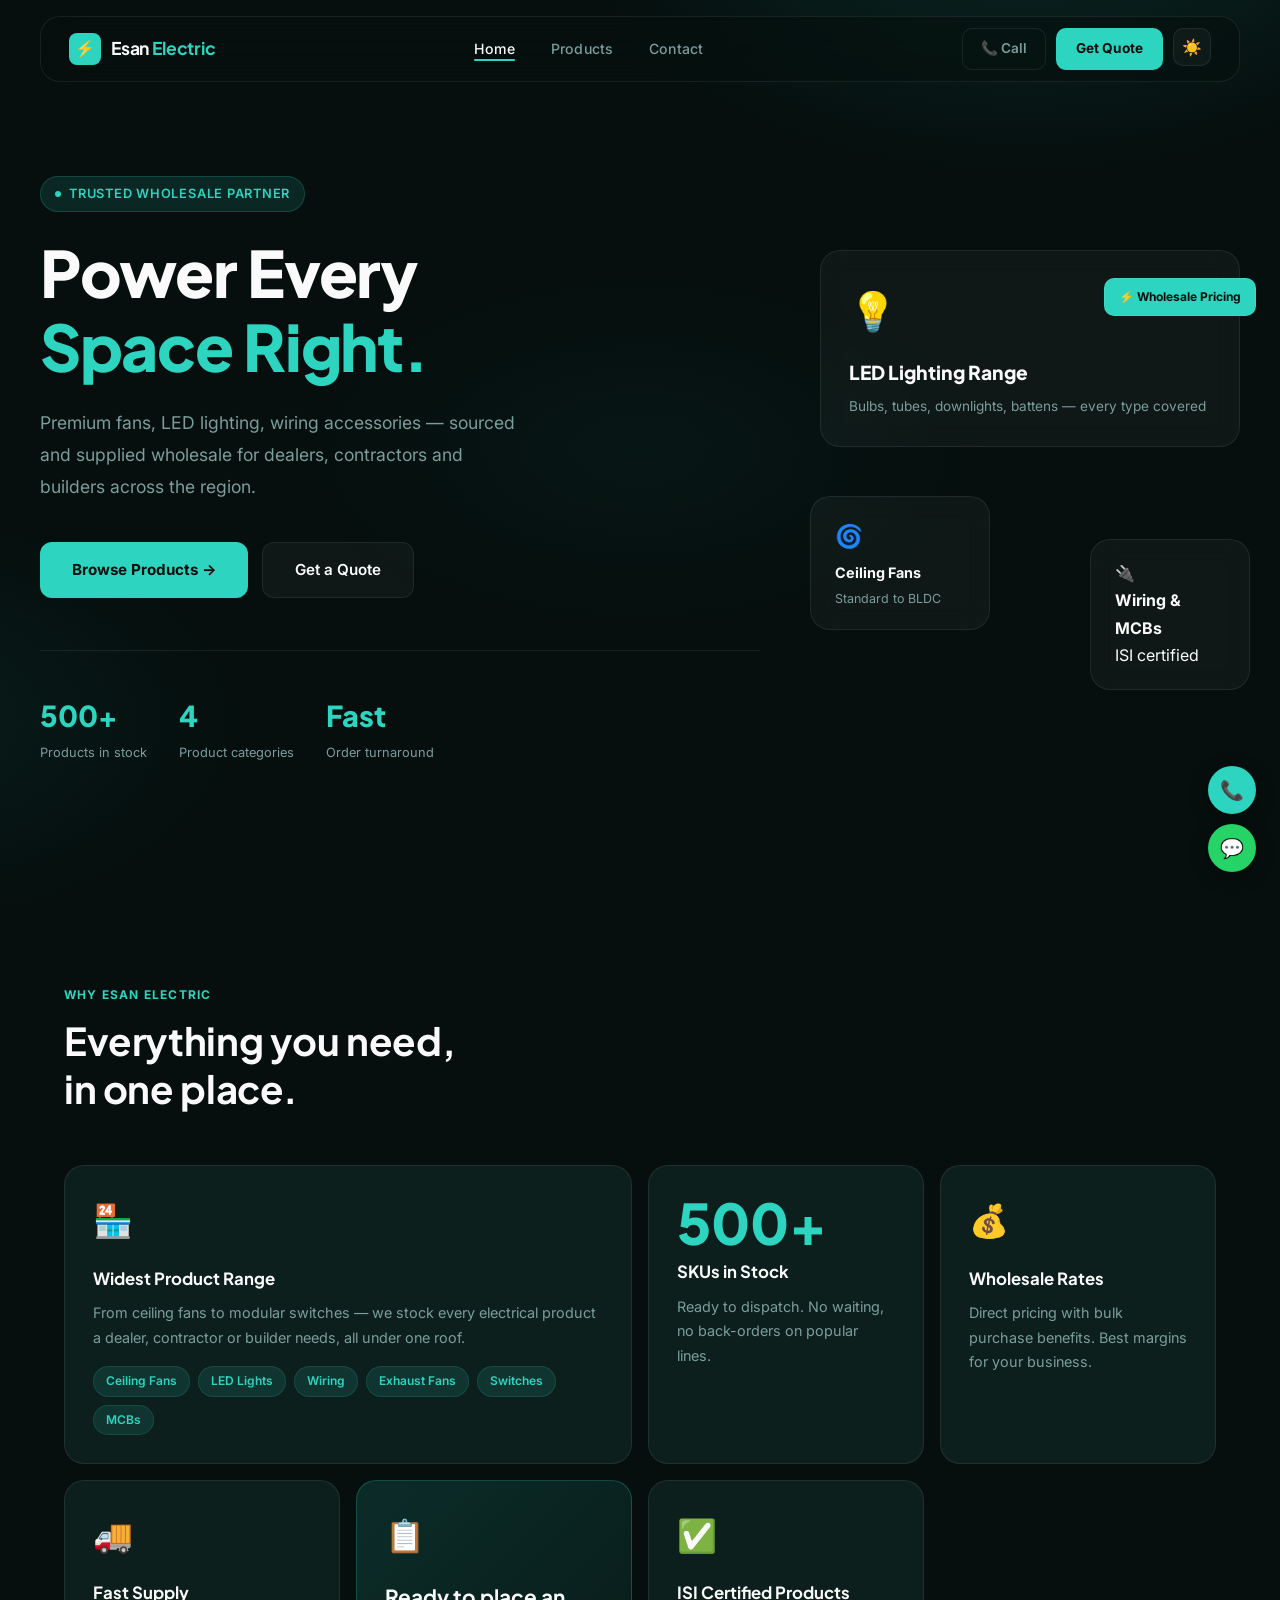
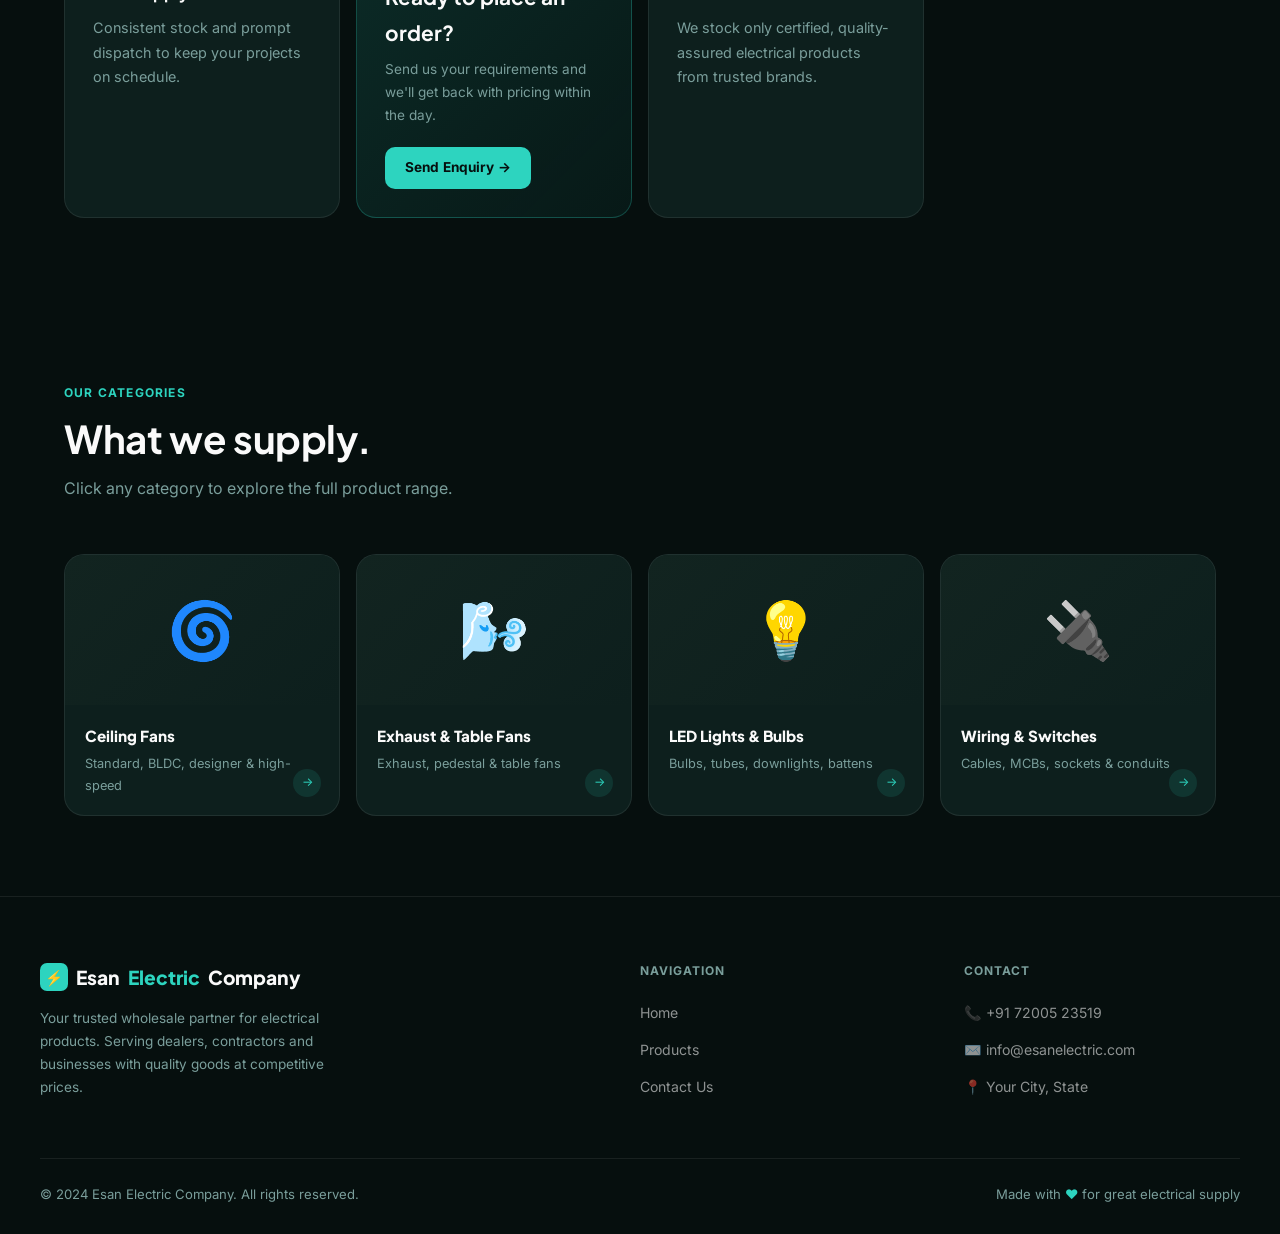
<file: index.html>
<!DOCTYPE html>
<html lang="en">
<head>
  <meta charset="UTF-8"/>
  <meta name="viewport" content="width=device-width, initial-scale=1.0"/>
  <title>Esan Electric — Electrical Wholesale</title>
  <meta name="description" content="Esan Electric Company — wholesale supplier of fans, LED lighting, wiring and electrical accessories."/>
  <link rel="stylesheet" href="css/style.css"/>
</head>
<body>

<!-- ── Navbar ── -->
<nav class="navbar">
  <div class="nav-inner">
    <a href="index.html" class="nav-logo">
      <div class="bolt">⚡</div>
      <div class="brand">Esan <span>Electric</span></div>
    </a>
    <ul class="nav-links">
      <li><a href="index.html" class="active">Home</a></li>
      <li><a href="products.html">Products</a></li>
      <li><a href="contact.html">Contact</a></li>
    </ul>
    <div class="nav-actions">
      <a href="tel:+917200523519" class="btn-ghost">📞 Call</a>
      <a href="contact.html" class="btn-teal">Get Quote</a>
      <button class="theme-toggle" id="themeToggle" title="Toggle theme">🌙</button>
    </div>
    <button class="hamburger" aria-label="Menu"><span></span><span></span><span></span></button>
  </div>
</nav>

<!-- ── Hero ── -->
<section class="hero">
  <div class="hero-grid">
    <div class="hero-content">
      <div class="hero-tag"><span class="dot"></span> Trusted Wholesale Partner</div>
      <h1>Power Every<br><span class="line2">Space Right.</span></h1>
      <p class="hero-sub">Premium fans, LED lighting, wiring accessories — sourced and supplied wholesale for dealers, contractors and builders across the region.</p>
      <div class="hero-btns">
        <a href="products.html" class="btn-hero-primary">Browse Products →</a>
        <a href="contact.html" class="btn-hero-secondary">Get a Quote</a>
      </div>
      <div class="hero-stats">
        <div class="stat-item"><div class="num">500+</div><div class="label">Products in stock</div></div>
        <div class="stat-item"><div class="num">4</div><div class="label">Product categories</div></div>
        <div class="stat-item"><div class="num">Fast</div><div class="label">Order turnaround</div></div>
      </div>
    </div>
    <div class="hero-visual">
      <div class="float-card card-main">
        <div class="card-icon">💡</div>
        <h3>LED Lighting Range</h3>
        <p>Bulbs, tubes, downlights, battens — every type covered</p>
      </div>
      <div class="float-card card-badge">⚡ Wholesale Pricing</div>
      <div class="float-card card-mini">
        <div class="mini-icon">🌀</div>
        <strong>Ceiling Fans</strong>
        <p>Standard to BLDC</p>
      </div>
      <div class="float-card card-mini2">
        <div class="mini-icon">🔌</div>
        <strong>Wiring & MCBs</strong>
        <p>ISI certified</p>
      </div>
    </div>
  </div>
</section>

<!-- ── Bento Grid ── -->
<section class="bento">
  <div class="container">
    <div class="section-head reveal">
      <div class="section-eyebrow">Why Esan Electric</div>
      <h2>Everything you need,<br>in one place.</h2>
    </div>
    <div class="bento-grid">
      <div class="bento-cell bento-wide reveal">
        <div class="cell-icon">🏪</div>
        <h3>Widest Product Range</h3>
        <p>From ceiling fans to modular switches — we stock every electrical product a dealer, contractor or builder needs, all under one roof.</p>
        <div class="tag-list">
          <span class="tag">Ceiling Fans</span>
          <span class="tag">LED Lights</span>
          <span class="tag">Wiring</span>
          <span class="tag">Exhaust Fans</span>
          <span class="tag">Switches</span>
          <span class="tag">MCBs</span>
        </div>
      </div>
      <div class="bento-cell reveal">
        <div class="big-num">500+</div>
        <h3>SKUs in Stock</h3>
        <p>Ready to dispatch. No waiting, no back-orders on popular lines.</p>
      </div>
      <div class="bento-cell reveal">
        <div class="cell-icon">💰</div>
        <h3>Wholesale Rates</h3>
        <p>Direct pricing with bulk purchase benefits. Best margins for your business.</p>
      </div>
      <div class="bento-cell reveal">
        <div class="cell-icon">🚚</div>
        <h3>Fast Supply</h3>
        <p>Consistent stock and prompt dispatch to keep your projects on schedule.</p>
      </div>
      <div class="bento-cell bento-cta reveal">
        <div class="cell-icon">📋</div>
        <h3>Ready to place an order?</h3>
        <p style="color:var(--muted);font-size:0.85rem;margin:8px 0 20px;">Send us your requirements and we'll get back with pricing within the day.</p>
        <a href="contact.html" class="btn-teal">Send Enquiry →</a>
      </div>
      <div class="bento-cell reveal">
        <div class="cell-icon">✅</div>
        <h3>ISI Certified Products</h3>
        <p>We stock only certified, quality-assured electrical products from trusted brands.</p>
      </div>
    </div>
  </div>
</section>

<!-- ── Categories ── -->
<section class="categories">
  <div class="container">
    <div class="section-head reveal">
      <div class="section-eyebrow">Our Categories</div>
      <h2>What we supply.</h2>
      <p>Click any category to explore the full product range.</p>
    </div>
    <div class="cat-grid">
      <a href="products.html?cat=ceiling-fans" class="cat-card reveal-scale">
        <div class="cat-thumb">🌀</div>
        <div class="cat-info">
          <h3>Ceiling Fans</h3>
          <p>Standard, BLDC, designer &amp; high-speed</p>
        </div>
        <div class="cat-arrow">→</div>
      </a>
      <a href="products.html?cat=other-fans" class="cat-card reveal-scale">
        <div class="cat-thumb">🌬️</div>
        <div class="cat-info">
          <h3>Exhaust &amp; Table Fans</h3>
          <p>Exhaust, pedestal &amp; table fans</p>
        </div>
        <div class="cat-arrow">→</div>
      </a>
      <a href="products.html?cat=led-lights" class="cat-card reveal-scale">
        <div class="cat-thumb">💡</div>
        <div class="cat-info">
          <h3>LED Lights &amp; Bulbs</h3>
          <p>Bulbs, tubes, downlights, battens</p>
        </div>
        <div class="cat-arrow">→</div>
      </a>
      <a href="products.html?cat=wiring" class="cat-card reveal-scale">
        <div class="cat-thumb">🔌</div>
        <div class="cat-info">
          <h3>Wiring &amp; Switches</h3>
          <p>Cables, MCBs, sockets &amp; conduits</p>
        </div>
        <div class="cat-arrow">→</div>
      </a>
    </div>
  </div>
</section>

<!-- ── Footer ── -->
<footer class="footer">
  <div class="footer-grid">
    <div class="footer-brand">
      <div class="wordmark">
        <div class="bolt">⚡</div>
        Esan <span>Electric</span> Company
      </div>
      <p>Your trusted wholesale partner for electrical products. Serving dealers, contractors and businesses with quality goods at competitive prices.</p>
    </div>
    <div>
      <h4>Navigation</h4>
      <ul>
        <li><a href="index.html">Home</a></li>
        <li><a href="products.html">Products</a></li>
        <li><a href="contact.html">Contact Us</a></li>
      </ul>
    </div>
    <div>
      <h4>Contact</h4>
      <ul>
        <li><a href="tel:+917200523519">📞 +91 72005 23519</a></li>
        <li><a href="mailto:info@esanelectric.com">✉️ info@esanelectric.com</a></li>
        <li><a href="contact.html">📍 Your City, State</a></li>
      </ul>
    </div>
  </div>
  <div class="footer-bottom">
    <p>© 2024 Esan Electric Company. All rights reserved.</p>
    <p>Made with <span class="teal">♥</span> for great electrical supply</p>
  </div>
</footer>

<!-- Floating buttons -->
<div class="floating-btns">
  <a href="tel:+917200523519" class="float-btn ph" data-tip="Call Us">📞</a>
  <a href="https://wa.me/917200523519" target="_blank" class="float-btn wa" data-tip="WhatsApp">💬</a>
</div>

<script src="js/main.js"></script>
</body>
</html>
</file>
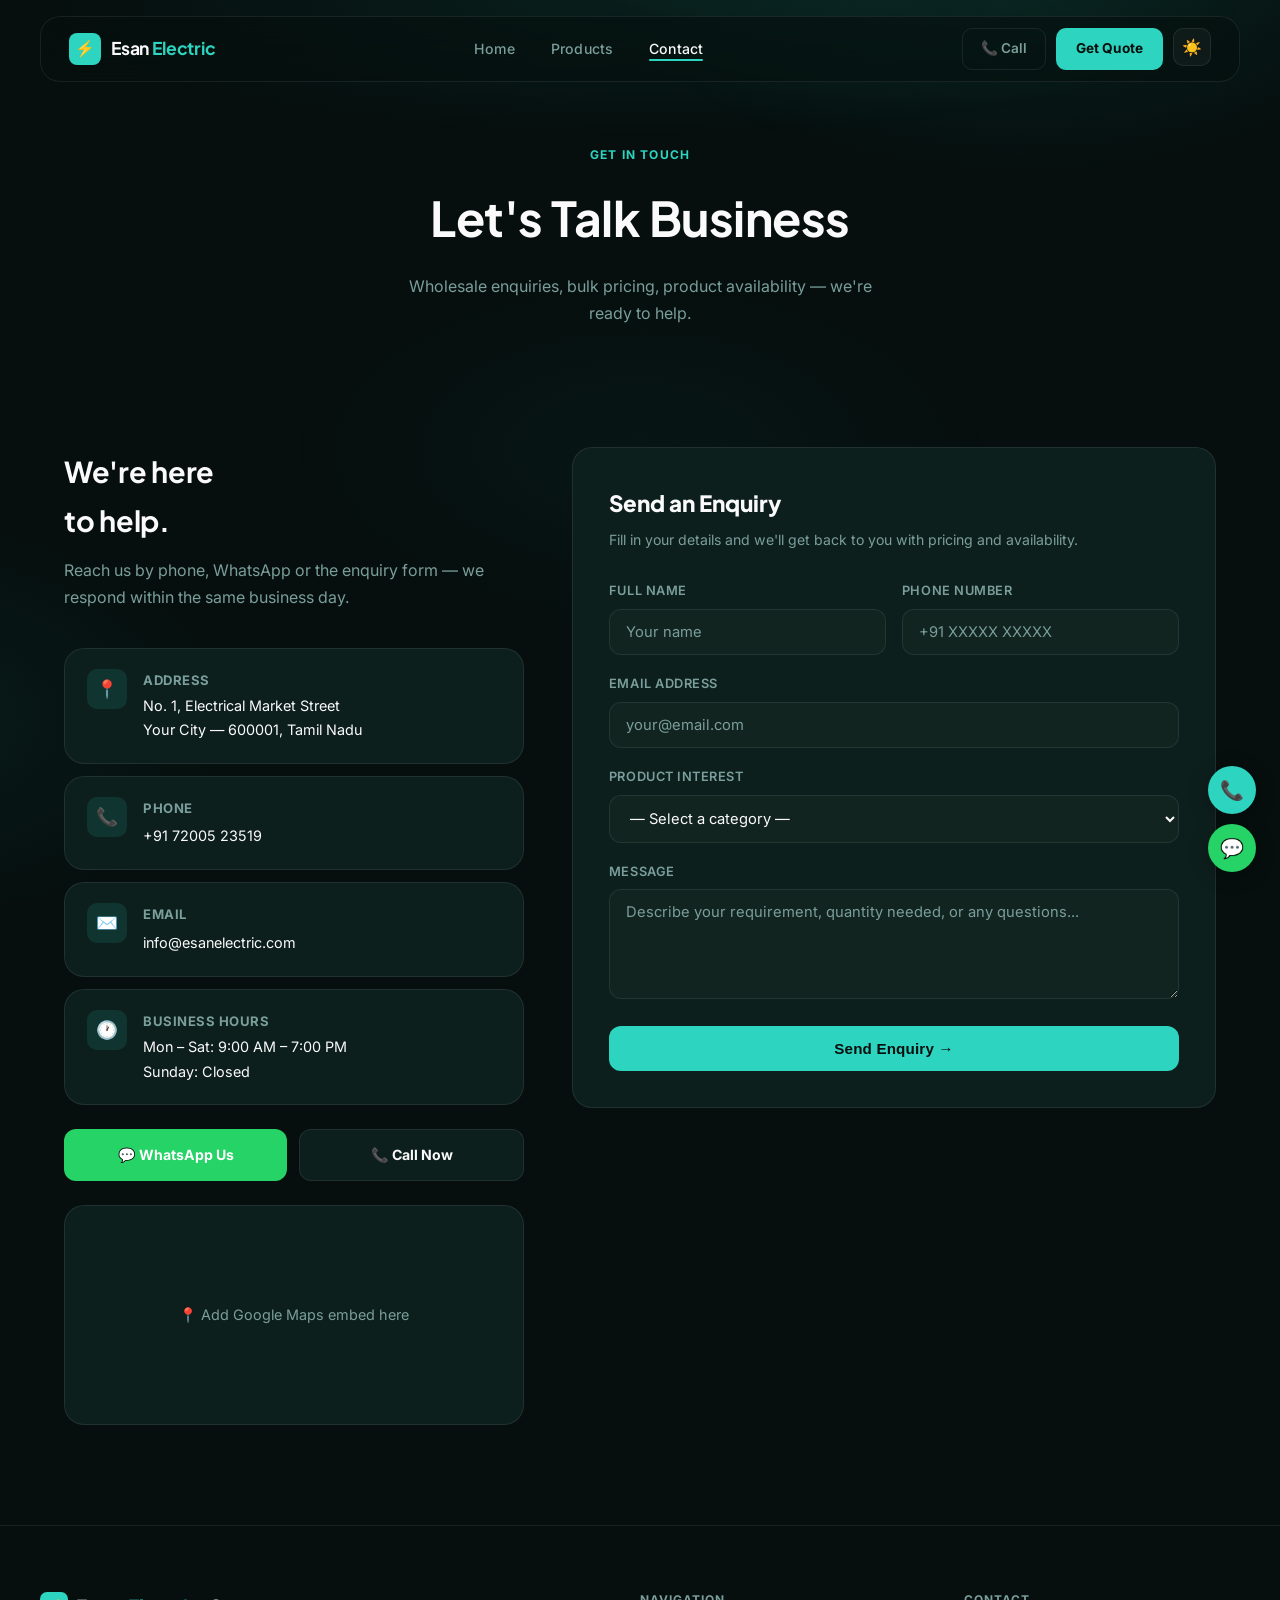
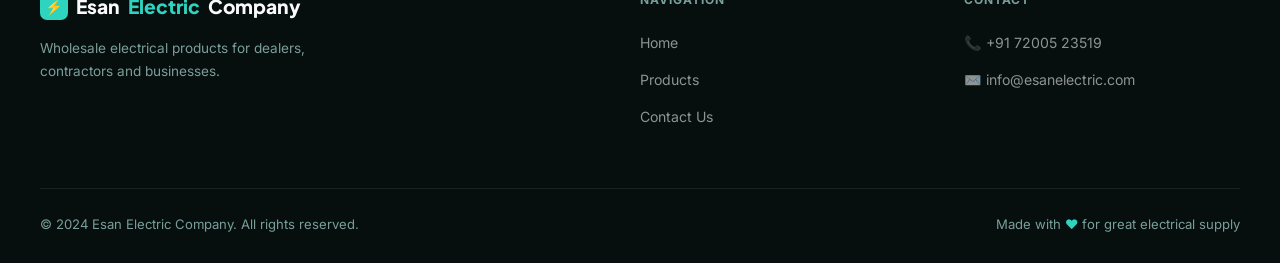
<file: contact.html>
<!DOCTYPE html>
<html lang="en">
<head>
  <meta charset="UTF-8"/>
  <meta name="viewport" content="width=device-width, initial-scale=1.0"/>
  <title>Contact — Esan Electric</title>
  <link rel="stylesheet" href="css/style.css"/>
</head>
<body>

<nav class="navbar">
  <div class="nav-inner">
    <a href="index.html" class="nav-logo">
      <div class="bolt">⚡</div>
      <div class="brand">Esan <span>Electric</span></div>
    </a>
    <ul class="nav-links">
      <li><a href="index.html">Home</a></li>
      <li><a href="products.html">Products</a></li>
      <li><a href="contact.html" class="active">Contact</a></li>
    </ul>
    <div class="nav-actions">
      <a href="tel:+917200523519" class="btn-ghost">📞 Call</a>
      <a href="contact.html" class="btn-teal">Get Quote</a>
      <button class="theme-toggle" id="themeToggle" title="Toggle theme">🌙</button>
    </div>
    <button class="hamburger" aria-label="Menu"><span></span><span></span><span></span></button>
  </div>
</nav>

<section class="page-hero">
  <div class="section-eyebrow">Get in Touch</div>
  <h1>Let's Talk Business</h1>
  <p>Wholesale enquiries, bulk pricing, product availability — we're ready to help.</p>
</section>

<section class="contact-section">
  <div class="container">
    <div class="contact-layout">

      <!-- Left -->
      <div class="contact-left reveal-left">
        <h2>We're here<br>to help.</h2>
        <p>Reach us by phone, WhatsApp or the enquiry form — we respond within the same business day.</p>

        <div class="info-card">
          <div class="i-icon">📍</div>
          <div>
            <h4>Address</h4>
            <p>No. 1, Electrical Market Street<br>Your City — 600001, Tamil Nadu</p>
          </div>
        </div>
        <div class="info-card">
          <div class="i-icon">📞</div>
          <div>
            <h4>Phone</h4>
            <a href="tel:+917200523519">+91 72005 23519</a>
          </div>
        </div>
        <div class="info-card">
          <div class="i-icon">✉️</div>
          <div>
            <h4>Email</h4>
            <a href="mailto:info@esanelectric.com">info@esanelectric.com</a>
          </div>
        </div>
        <div class="info-card">
          <div class="i-icon">🕐</div>
          <div>
            <h4>Business Hours</h4>
            <p>Mon – Sat: 9:00 AM – 7:00 PM<br>Sunday: Closed</p>
          </div>
        </div>

        <div class="quick-contact">
          <a href="https://wa.me/917200523519" target="_blank" class="qc-btn wa">💬 WhatsApp Us</a>
          <a href="tel:+917200523519" class="qc-btn ph">📞 Call Now</a>
        </div>

        <div class="map-box">📍 Add Google Maps embed here</div>
      </div>

      <!-- Right -->
      <div class="form-card reveal">
        <h3>Send an Enquiry</h3>
        <p>Fill in your details and we'll get back to you with pricing and availability.</p>
        <form id="inquiryForm" novalidate>
          <div class="form-row">
            <div class="form-group">
              <label>Full Name</label>
              <input type="text" name="name" placeholder="Your name" required/>
            </div>
            <div class="form-group">
              <label>Phone Number</label>
              <input type="tel" name="phone" placeholder="+91 XXXXX XXXXX" required/>
            </div>
          </div>
          <div class="form-group">
            <label>Email Address</label>
            <input type="email" name="email" placeholder="your@email.com"/>
          </div>
          <div class="form-group">
            <label>Product Interest</label>
            <select name="product">
              <option value="">— Select a category —</option>
              <option value="ceiling-fans">Ceiling Fans</option>
              <option value="other-fans">Exhaust &amp; Table Fans</option>
              <option value="led-lights">LED Lights &amp; Bulbs</option>
              <option value="wiring">Wiring &amp; Switches</option>
              <option value="other">General Enquiry</option>
            </select>
          </div>
          <div class="form-group">
            <label>Message</label>
            <textarea name="message" placeholder="Describe your requirement, quantity needed, or any questions..." required></textarea>
          </div>
          <button type="submit" class="btn-submit">Send Enquiry →</button>
        </form>
      </div>

    </div>
  </div>
</section>

<footer class="footer">
  <div class="footer-grid">
    <div class="footer-brand">
      <div class="wordmark"><div class="bolt">⚡</div>Esan <span>Electric</span> Company</div>
      <p>Wholesale electrical products for dealers, contractors and businesses.</p>
    </div>
    <div>
      <h4>Navigation</h4>
      <ul>
        <li><a href="index.html">Home</a></li>
        <li><a href="products.html">Products</a></li>
        <li><a href="contact.html">Contact Us</a></li>
      </ul>
    </div>
    <div>
      <h4>Contact</h4>
      <ul>
        <li><a href="tel:+917200523519">📞 +91 72005 23519</a></li>
        <li><a href="mailto:info@esanelectric.com">✉️ info@esanelectric.com</a></li>
      </ul>
    </div>
  </div>
  <div class="footer-bottom">
    <p>© 2024 Esan Electric Company. All rights reserved.</p>
    <p>Made with <span class="teal">♥</span> for great electrical supply</p>
  </div>
</footer>

<div class="floating-btns">
  <a href="tel:+917200523519" class="float-btn ph" data-tip="Call Us">📞</a>
  <a href="https://wa.me/917200523519" target="_blank" class="float-btn wa" data-tip="WhatsApp">💬</a>
</div>
<script src="js/main.js"></script>
</body>
</html>
</file>
<file: css/style.css>
@import url('https://fonts.googleapis.com/css2?family=Plus+Jakarta+Sans:wght@400;500;600;700;800&family=Inter:wght@400;500;600&display=swap');

/* ── Design Tokens — Dark (default) ── */
:root {
  --bg: #060F0E;
  --surface: #0D1F1D;
  --surface2: #122420;
  --glass: rgba(255,255,255,0.04);
  --glass-border: rgba(255,255,255,0.08);
  --teal: #2DD4BF;
  --teal-dim: rgba(45,212,191,0.12);
  --teal-glow: rgba(45,212,191,0.25);
  --white: #FAFAFA;
  --muted: #7A9E9B;
  --radius-sm: 12px;
  --radius: 20px;
  --radius-lg: 32px;
  --transition: 0.35s cubic-bezier(0.4,0,0.2,1);
}

/* ── Light Theme ── */
[data-theme="light"] {
  --bg: #F0FAFA;
  --surface: #FFFFFF;
  --surface2: #E8F5F4;
  --glass: rgba(0,0,0,0.03);
  --glass-border: rgba(0,0,0,0.09);
  --teal: #0F766E;
  --teal-dim: rgba(15,118,110,0.1);
  --teal-glow: rgba(15,118,110,0.2);
  --white: #0F1C1B;
  --muted: #4B6A68;
}
[data-theme="light"] body::before {
  background:
    radial-gradient(ellipse 60% 50% at 80% -10%, rgba(15,118,110,0.08) 0%, transparent 60%),
    radial-gradient(ellipse 50% 40% at -10% 80%, rgba(15,118,110,0.05) 0%, transparent 60%);
}
[data-theme="light"] .navbar {
  background: rgba(240,250,250,0.75);
  border-color: rgba(0,0,0,0.1);
}
[data-theme="light"] .navbar.scrolled { background: rgba(240,250,250,0.95); box-shadow: 0 8px 40px rgba(0,0,0,0.08); }
[data-theme="light"] .nav-links a { color: #4B6A68; }
[data-theme="light"] .nav-links a:hover,
[data-theme="light"] .nav-links a.active { color: #0F1C1B; }
[data-theme="light"] .nav-links.open { background: rgba(240,250,250,1); box-shadow:0 16px 48px rgba(0,0,0,0.12); }
[data-theme="light"] .btn-ghost { color: #4B6A68; border-color: rgba(0,0,0,0.12); }
[data-theme="light"] .btn-ghost:hover { color: #0F1C1B; border-color: rgba(0,0,0,0.25); }
[data-theme="light"] .hero { background: none; }
[data-theme="light"] .hero h1 { color: #0F1C1B; }
[data-theme="light"] .hero-tag { background: rgba(15,118,110,0.1); border-color: rgba(15,118,110,0.25); }
[data-theme="light"] .hero-badge { color: #0F766E; }
[data-theme="light"] .hero-card { background: rgba(255,255,255,0.7); border-color: rgba(0,0,0,0.08); }
[data-theme="light"] .hero-card:hover { background: rgba(15,118,110,0.08); }
[data-theme="light"] .bento-cell,
[data-theme="light"] .cat-card,
[data-theme="light"] .product-card,
[data-theme="light"] .info-card,
[data-theme="light"] .form-card { background: #FFFFFF; border-color: rgba(0,0,0,0.08); }
[data-theme="light"] .cat-thumb,
[data-theme="light"] .p-thumb { background: #E8F5F4; }
[data-theme="light"] .page-hero { background: radial-gradient(ellipse 80% 60% at 50% 0%, rgba(15,118,110,0.08) 0%, transparent 60%); }
[data-theme="light"] .footer { border-color: rgba(0,0,0,0.08); background: #E4F3F2; }
[data-theme="light"] .footer ul li a { color: #4B6A68; }
[data-theme="light"] .footer-bottom { border-color: rgba(0,0,0,0.08); }
[data-theme="light"] .form-group input,
[data-theme="light"] .form-group textarea,
[data-theme="light"] .form-group select { background: #F0FAFA; border-color: rgba(0,0,0,0.1); color: #0F1C1B; }
[data-theme="light"] .map-box { background: #E8F5F4; border-color: rgba(0,0,0,0.08); }
[data-theme="light"] .toast { background: #fff; border-color: rgba(15,118,110,0.3); color: #0F1C1B; }

/* ── Theme toggle button ── */
.theme-toggle {
  width: 38px; height: 38px; border-radius: 10px;
  border: 1px solid var(--glass-border);
  background: var(--glass);
  color: var(--white);
  cursor: pointer; font-size: 1rem;
  display: flex; align-items: center; justify-content: center;
  transition: var(--transition); flex-shrink: 0;
}
.theme-toggle:hover { background: var(--teal-dim); border-color: rgba(45,212,191,0.3); }

/* ── Reset ── */
*,*::before,*::after{box-sizing:border-box;margin:0;padding:0;}
html{scroll-behavior:smooth;}
body{font-family:'Inter',sans-serif;background:var(--bg);color:var(--white);line-height:1.7;overflow-x:hidden;font-size:16px;}
a{text-decoration:none;color:inherit;}
img{max-width:100%;display:block;}
ul{list-style:none;}

/* ── Mesh background ── */
body::before{
  content:'';position:fixed;inset:0;z-index:0;pointer-events:none;
  background:
    radial-gradient(ellipse 60% 50% at 80% -10%, rgba(45,212,191,0.12) 0%, transparent 60%),
    radial-gradient(ellipse 50% 40% at -10% 80%, rgba(45,212,191,0.07) 0%, transparent 60%),
    radial-gradient(ellipse 40% 30% at 50% 50%, rgba(45,212,191,0.04) 0%, transparent 70%);
}

/* ── Scroll reveal (progressive enhancement: only hidden when JS is active) ── */
html.js .reveal{opacity:0;transform:translateY(36px);transition:opacity 0.7s var(--transition),transform 0.7s var(--transition);}
html.js .reveal.visible{opacity:1;transform:none;}
html.js .reveal-left{opacity:0;transform:translateX(-40px);transition:opacity 0.7s var(--transition),transform 0.7s var(--transition);}
html.js .reveal-left.visible{opacity:1;transform:none;}
html.js .reveal-scale{opacity:0;transform:scale(0.92);transition:opacity 0.6s var(--transition),transform 0.6s var(--transition);}
html.js .reveal-scale.visible{opacity:1;transform:none;}
@media(prefers-reduced-motion:reduce){
  html.js .reveal,html.js .reveal-left,html.js .reveal-scale{opacity:1!important;transform:none!important;}
}

/* ── Utility ── */
.container{max-width:1200px;margin:0 auto;padding:0 24px;position:relative;z-index:1;}

/* ── Navbar ── */
.navbar{
  position:fixed;top:16px;left:50%;transform:translateX(-50%);z-index:1000;
  width:calc(100% - 48px);max-width:1200px;
  background:rgba(6,15,14,0.6);
  border:1px solid var(--glass-border);
  backdrop-filter:blur(20px);-webkit-backdrop-filter:blur(20px);
  border-radius: var(--radius);
  padding:0 28px;
  transition:var(--transition);
}
.navbar.scrolled{background:rgba(6,15,14,0.85);box-shadow:0 8px 40px rgba(0,0,0,0.4);}
.nav-inner{display:flex;align-items:center;justify-content:space-between;height:64px;}
.nav-logo{display:flex;align-items:center;gap:10px;}
.nav-logo .bolt{width:32px;height:32px;background:var(--teal);border-radius:8px;display:flex;align-items:center;justify-content:center;font-size:1rem;}
.nav-logo .brand{font-family:'Plus Jakarta Sans',sans-serif;font-size:1.1rem;font-weight:700;letter-spacing:-0.01em;}
.nav-logo .brand span{color:var(--teal);}
.nav-links{display:flex;gap:36px;}
.nav-links a{font-size:0.88rem;font-weight:500;color:var(--muted);letter-spacing:0.01em;transition:color var(--transition);}
.nav-links a:hover,.nav-links a.active{color:var(--white);}
.nav-links a.active{position:relative;}
.nav-links a.active::after{content:'';position:absolute;bottom:-4px;left:0;right:0;height:2px;background:var(--teal);border-radius:2px;}
.nav-actions{display:flex;gap:10px;}
.btn-ghost{padding:8px 18px;border-radius:10px;font-size:0.85rem;font-weight:600;color:var(--muted);border:1px solid var(--glass-border);background:transparent;cursor:pointer;transition:var(--transition);}
.btn-ghost:hover{color:var(--white);border-color:rgba(255,255,255,0.2);}
.btn-teal{padding:9px 20px;border-radius:10px;font-size:0.85rem;font-weight:700;color:var(--bg);background:var(--teal);border:none;cursor:pointer;transition:var(--transition);display:inline-block;letter-spacing:0.01em;}
.btn-teal:hover{background:#3FE8D4;box-shadow:0 0 24px var(--teal-glow);}
.hamburger{display:none;flex-direction:column;gap:5px;cursor:pointer;background:none;border:none;padding:4px;}
.hamburger span{width:22px;height:2px;background:var(--white);border-radius:2px;transition:var(--transition);}

/* ── Hero ── */
.hero{
  min-height:100vh;display:flex;align-items:center;
  padding:120px 24px 80px;position:relative;overflow:hidden;
}
.hero-grid{display:grid;grid-template-columns:1fr 420px;gap:60px;align-items:center;max-width:1200px;margin:0 auto;width:100%;}
.hero-tag{
  display:inline-flex;align-items:center;gap:8px;
  background:var(--teal-dim);border:1px solid rgba(45,212,191,0.2);
  color:var(--teal);font-size:0.8rem;font-weight:600;letter-spacing:0.06em;text-transform:uppercase;
  padding:6px 14px;border-radius:100px;margin-bottom:24px;
}
.hero-tag .dot{width:6px;height:6px;background:var(--teal);border-radius:50%;animation:pulse 2s infinite;}
@keyframes pulse{0%,100%{opacity:1;}50%{opacity:0.3;}}
.hero h1{
  font-family:'Plus Jakarta Sans',sans-serif;font-size:clamp(2.4rem,5vw,4.2rem);font-weight:800;
  line-height:1.15;letter-spacing:-0.02em;margin-bottom:24px;
}
.hero h1 .line2{color:var(--teal);}
.hero-sub{font-size:1.1rem;color:var(--muted);max-width:480px;margin-bottom:40px;line-height:1.8;}
.hero-btns{display:flex;gap:14px;flex-wrap:wrap;}
.btn-hero-primary{
  padding:14px 32px;border-radius:var(--radius-sm);font-size:0.95rem;font-weight:700;
  background:var(--teal);color:var(--bg);display:inline-flex;align-items:center;gap:8px;
  transition:var(--transition);
}
.btn-hero-primary:hover{background:#3FE8D4;transform:translateY(-2px);box-shadow:0 16px 40px var(--teal-glow);}
.btn-hero-secondary{
  padding:14px 32px;border-radius:var(--radius-sm);font-size:0.95rem;font-weight:600;
  background:var(--glass);border:1px solid var(--glass-border);color:var(--white);
  display:inline-flex;align-items:center;gap:8px;transition:var(--transition);
}
.btn-hero-secondary:hover{background:rgba(255,255,255,0.08);border-color:rgba(255,255,255,0.15);}
.hero-stats{display:flex;gap:32px;margin-top:52px;padding-top:40px;border-top:1px solid var(--glass-border);}
.stat-item .num{font-family:'Plus Jakarta Sans',sans-serif;font-size:1.8rem;font-weight:800;color:var(--teal);}
.stat-item .label{font-size:0.8rem;color:var(--muted);margin-top:2px;}

/* ── Hero right: floating card stack ── */
.hero-visual{position:relative;height:440px;}
.float-card{
  position:absolute;
  background:var(--glass);border:1px solid var(--glass-border);
  backdrop-filter:blur(12px);border-radius:var(--radius);
  padding:20px 24px;
  animation:float 6s ease-in-out infinite;
}
.float-card:nth-child(2){animation-delay:-2s;}
.float-card:nth-child(3){animation-delay:-4s;}
@keyframes float{0%,100%{transform:translateY(0);}50%{transform:translateY(-10px);}}
.card-main{top:0;left:0;right:0;padding:28px;}
.card-main .card-icon{font-size:2.4rem;margin-bottom:12px;}
.card-main h3{font-family:'Plus Jakarta Sans',sans-serif;font-size:1.2rem;font-weight:800;margin-bottom:6px;}
.card-main p{font-size:0.85rem;color:var(--muted);}
.card-badge{
  top:28px;right:-16px;
  background:var(--teal);color:var(--bg);
  font-size:0.75rem;font-weight:700;padding:8px 14px;
  border-radius:10px;white-space:nowrap;
}
.card-mini{bottom:60px;left:-10px;width:180px;}
.card-mini .mini-icon{font-size:1.4rem;margin-bottom:6px;}
.card-mini p{font-size:0.78rem;color:var(--muted);}
.card-mini strong{font-size:0.9rem;display:block;margin-bottom:2px;}
.card-mini2{bottom:0;right:-10px;width:160px;}

/* ── Bento grid (highlights) ── */
.bento{padding:80px 0;position:relative;z-index:1;}
.bento-grid{display:grid;grid-template-columns:repeat(4,1fr);grid-template-rows:auto;gap:16px;}
.bento-cell{
  background:var(--surface);border:1px solid var(--glass-border);
  border-radius:var(--radius);padding:28px;
  transition:var(--transition);overflow:hidden;position:relative;
}
.bento-cell::before{
  content:'';position:absolute;inset:0;opacity:0;transition:var(--transition);
  background:radial-gradient(circle at 30% 30%, var(--teal-dim) 0%, transparent 70%);
}
.bento-cell:hover::before{opacity:1;}
.bento-cell:hover{border-color:rgba(45,212,191,0.2);transform:translateY(-3px);}
.bento-wide{grid-column:span 2;}
.bento-tall{grid-row:span 2;}
.bento-cell .cell-icon{font-size:2rem;margin-bottom:16px;}
.bento-cell h3{font-family:'Plus Jakarta Sans',sans-serif;font-size:1.05rem;font-weight:700;margin-bottom:8px;}
.bento-cell p{font-size:0.9rem;color:var(--muted);line-height:1.7;}
.bento-cell .big-num{font-family:'Plus Jakarta Sans',sans-serif;font-size:3.5rem;font-weight:800;color:var(--teal);line-height:1;margin-bottom:8px;}
.bento-cell .tag-list{display:flex;flex-wrap:wrap;gap:8px;margin-top:16px;}
.bento-cell .tag{background:var(--teal-dim);color:var(--teal);font-size:0.75rem;font-weight:600;padding:4px 12px;border-radius:100px;border:1px solid rgba(45,212,191,0.15);}
.bento-cta{background:linear-gradient(135deg,rgba(45,212,191,0.15),rgba(45,212,191,0.05));border-color:rgba(45,212,191,0.25);}
.bento-cta h3{font-size:1.3rem;}

/* ── Section header ── */
.section-head{margin-bottom:52px;}
.section-eyebrow{display:inline-block;color:var(--teal);font-size:0.75rem;font-weight:700;letter-spacing:0.1em;text-transform:uppercase;margin-bottom:12px;}
.section-head h2{font-family:'Plus Jakarta Sans',sans-serif;font-size:clamp(1.7rem,3.5vw,2.4rem);font-weight:700;letter-spacing:-0.01em;line-height:1.25;}
.section-head p{color:var(--muted);font-size:1rem;margin-top:12px;max-width:520px;}

/* ── Category strip ── */
.categories{padding:80px 0;position:relative;z-index:1;}
.cat-grid{display:grid;grid-template-columns:repeat(4,1fr);gap:16px;}
.cat-card{
  background:var(--surface);border:1px solid var(--glass-border);
  border-radius:var(--radius);overflow:hidden;transition:var(--transition);
  cursor:pointer;position:relative;
}
.cat-card:hover{border-color:rgba(45,212,191,0.3);transform:translateY(-5px);box-shadow:0 24px 48px rgba(0,0,0,0.3);}
.cat-thumb{
  height:150px;display:flex;align-items:center;justify-content:center;
  font-size:3.5rem;position:relative;overflow:hidden;
  background:linear-gradient(135deg,var(--surface2),var(--surface));
}
.cat-thumb::after{
  content:'';position:absolute;inset:0;
  background:radial-gradient(circle at center, var(--teal-dim) 0%, transparent 70%);
  opacity:0;transition:var(--transition);
}
.cat-card:hover .cat-thumb::after{opacity:1;}
.cat-info{padding:18px 20px;}
.cat-info h3{font-family:'Plus Jakarta Sans',sans-serif;font-size:0.95rem;font-weight:800;margin-bottom:4px;}
.cat-info p{font-size:0.8rem;color:var(--muted);}
.cat-arrow{
  position:absolute;bottom:18px;right:18px;
  width:28px;height:28px;background:var(--teal-dim);border-radius:50%;
  display:flex;align-items:center;justify-content:center;font-size:0.75rem;
  color:var(--teal);transition:var(--transition);
}
.cat-card:hover .cat-arrow{background:var(--teal);color:var(--bg);transform:rotate(45deg);}

/* ── Products page ── */
.page-hero{
  padding:140px 24px 60px;text-align:center;position:relative;z-index:1;
  background:radial-gradient(ellipse 80% 60% at 50% 0%, rgba(45,212,191,0.08) 0%, transparent 60%);
}
.page-hero h1{font-family:'Plus Jakarta Sans',sans-serif;font-size:clamp(2rem,4vw,3rem);font-weight:700;letter-spacing:-0.01em;margin-bottom:14px;}
.page-hero p{color:var(--muted);font-size:1rem;max-width:480px;margin:0 auto;}
.products-section{padding:60px 0 100px;position:relative;z-index:1;}
.filter-wrap{display:flex;gap:10px;flex-wrap:wrap;margin-bottom:44px;}
.filter-chip{
  padding:9px 20px;border-radius:100px;font-size:0.83rem;font-weight:600;
  border:1px solid var(--glass-border);background:transparent;color:var(--muted);
  cursor:pointer;transition:var(--transition);
}
.filter-chip:hover{color:var(--white);border-color:rgba(255,255,255,0.2);}
.filter-chip.active{background:var(--teal);border-color:var(--teal);color:var(--bg);}
.products-grid{display:grid;grid-template-columns:repeat(4,1fr);gap:18px;}
.product-card{
  background:var(--surface);border:1px solid var(--glass-border);
  border-radius:var(--radius);overflow:hidden;transition:var(--transition);
}
.product-card:hover{border-color:rgba(45,212,191,0.25);transform:translateY(-4px);box-shadow:0 20px 48px rgba(0,0,0,0.3);}
.product-card.hidden{display:none;}
.p-thumb{
  height:160px;display:flex;align-items:center;justify-content:center;
  font-size:3.5rem;background:var(--surface2);position:relative;overflow:hidden;
}
.p-thumb::after{content:'';position:absolute;inset:0;background:radial-gradient(circle,var(--teal-dim),transparent 70%);opacity:0;transition:var(--transition);}
.product-card:hover .p-thumb::after{opacity:1;}
.p-body{padding:18px;}
.p-tag{font-size:0.7rem;font-weight:700;color:var(--teal);letter-spacing:0.06em;text-transform:uppercase;margin-bottom:6px;}
.p-body h3{font-size:0.92rem;font-weight:700;margin-bottom:6px;line-height:1.4;}
.p-body p{font-size:0.88rem;color:var(--muted);margin-bottom:16px;line-height:1.65;}
.btn-enquire{
  width:100%;padding:10px;border-radius:10px;font-size:0.83rem;font-weight:700;
  background:var(--teal-dim);color:var(--teal);border:1px solid rgba(45,212,191,0.2);
  cursor:pointer;transition:var(--transition);display:block;text-align:center;
}
.btn-enquire:hover{background:var(--teal);color:var(--bg);}

/* ── Contact page ── */
.contact-section{padding:60px 0 100px;position:relative;z-index:1;}
.contact-layout{display:grid;grid-template-columns:1fr 1.4fr;gap:48px;align-items:start;}
.contact-left h2{font-family:'Plus Jakarta Sans',sans-serif;font-size:1.8rem;font-weight:700;letter-spacing:-0.01em;margin-bottom:12px;}
.contact-left>p{color:var(--muted);margin-bottom:36px;}
.info-card{
  background:var(--surface);border:1px solid var(--glass-border);border-radius:var(--radius);
  padding:20px 22px;display:flex;gap:16px;align-items:flex-start;margin-bottom:12px;
  transition:var(--transition);
}
.info-card:hover{border-color:rgba(45,212,191,0.2);}
.info-card .i-icon{width:40px;height:40px;background:var(--teal-dim);border-radius:10px;display:flex;align-items:center;justify-content:center;font-size:1.1rem;flex-shrink:0;}
.info-card h4{font-size:0.82rem;font-weight:700;margin-bottom:3px;color:var(--muted);letter-spacing:0.04em;text-transform:uppercase;}
.info-card p,.info-card a{font-size:0.9rem;color:var(--white);}
.quick-contact{display:flex;gap:12px;margin-top:24px;}
.qc-btn{
  flex:1;padding:13px;border-radius:var(--radius-sm);font-size:0.88rem;font-weight:700;
  display:flex;align-items:center;justify-content:center;gap:8px;transition:var(--transition);
}
.qc-btn.wa{background:#25D366;color:#fff;}
.qc-btn.wa:hover{background:#22c55e;box-shadow:0 8px 24px rgba(37,211,102,0.3);}
.qc-btn.ph{background:var(--surface);border:1px solid var(--glass-border);color:var(--white);}
.qc-btn.ph:hover{border-color:rgba(255,255,255,0.2);background:rgba(255,255,255,0.06);}
.map-box{margin-top:24px;height:220px;background:var(--surface);border:1px solid var(--glass-border);border-radius:var(--radius);display:flex;align-items:center;justify-content:center;color:var(--muted);font-size:0.9rem;}
.form-card{background:var(--surface);border:1px solid var(--glass-border);border-radius:var(--radius);padding:36px;}
.form-card h3{font-family:'Plus Jakarta Sans',sans-serif;font-size:1.4rem;font-weight:800;margin-bottom:6px;}
.form-card>p{color:var(--muted);font-size:0.88rem;margin-bottom:28px;}
.form-group{margin-bottom:18px;}
.form-group label{display:block;font-size:0.8rem;font-weight:600;color:var(--muted);letter-spacing:0.04em;text-transform:uppercase;margin-bottom:7px;}
.form-group input,.form-group textarea,.form-group select{
  width:100%;padding:13px 16px;border:1px solid var(--glass-border);border-radius:var(--radius-sm);
  background:var(--surface2);color:var(--white);font-family:inherit;font-size:0.92rem;
  transition:var(--transition);
}
.form-group input::placeholder,.form-group textarea::placeholder{color:var(--muted);}
.form-group select option{background:var(--surface2);color:var(--white);}
.form-group input:focus,.form-group textarea:focus,.form-group select:focus{
  outline:none;border-color:var(--teal);box-shadow:0 0 0 3px var(--teal-dim);
}
.form-group textarea{min-height:110px;resize:vertical;}
.form-row{display:grid;grid-template-columns:1fr 1fr;gap:16px;}
.btn-submit{
  width:100%;padding:14px;border-radius:var(--radius-sm);font-size:0.95rem;font-weight:700;
  background:var(--teal);color:var(--bg);border:none;cursor:pointer;
  transition:var(--transition);letter-spacing:0.01em;
}
.btn-submit:hover{background:#3FE8D4;box-shadow:0 8px 32px var(--teal-glow);}

/* ── Footer ── */
.footer{
  position:relative;z-index:1;
  border-top:1px solid var(--glass-border);
  padding:64px 24px 28px;
}
.footer-grid{display:grid;grid-template-columns:2fr 1fr 1fr;gap:48px;max-width:1200px;margin:0 auto 48px;}
.footer-brand .wordmark{font-family:'Plus Jakarta Sans',sans-serif;font-size:1.2rem;font-weight:800;display:flex;align-items:center;gap:8px;margin-bottom:14px;}
.footer-brand .wordmark .bolt{width:28px;height:28px;background:var(--teal);border-radius:7px;display:flex;align-items:center;justify-content:center;font-size:0.9rem;}
.footer-brand .wordmark span{color:var(--teal);}
.footer-brand p{font-size:0.85rem;color:var(--muted);line-height:1.7;max-width:300px;}
.footer h4{font-size:0.75rem;font-weight:700;letter-spacing:0.08em;text-transform:uppercase;color:var(--muted);margin-bottom:18px;}
.footer ul li{margin-bottom:10px;}
.footer ul li a{font-size:0.88rem;color:rgba(255,255,255,0.55);transition:color var(--transition);}
.footer ul li a:hover{color:var(--teal);}
.footer-bottom{max-width:1200px;margin:0 auto;padding-top:24px;border-top:1px solid var(--glass-border);display:flex;justify-content:space-between;align-items:center;flex-wrap:wrap;gap:12px;}
.footer-bottom p{font-size:0.82rem;color:var(--muted);}
.footer-bottom .teal{color:var(--teal);}

/* ── Floating buttons ── */
.floating-btns{position:fixed;bottom:28px;right:24px;z-index:999;display:flex;flex-direction:column;gap:10px;}
.float-btn{
  width:48px;height:48px;border-radius:50%;display:flex;align-items:center;justify-content:center;
  font-size:1.2rem;color:#fff;box-shadow:0 4px 20px rgba(0,0,0,0.3);transition:var(--transition);
}
.float-btn:hover{transform:scale(1.12);}
.float-btn.wa{background:#25D366;}
.float-btn.wa:hover{box-shadow:0 8px 28px rgba(37,211,102,0.4);}
.float-btn.ph{background:var(--teal);}
.float-btn.ph:hover{box-shadow:0 8px 28px var(--teal-glow);}
.float-btn[data-tip]{position:relative;}
.float-btn[data-tip]::before{
  content:attr(data-tip);position:absolute;right:58px;top:50%;transform:translateY(-50%);
  background:var(--surface);border:1px solid var(--glass-border);
  color:var(--white);padding:5px 12px;border-radius:8px;font-size:0.75rem;
  white-space:nowrap;opacity:0;pointer-events:none;transition:var(--transition);
}
.float-btn[data-tip]:hover::before{opacity:1;}

/* ── Toast ── */
.toast{position:fixed;bottom:90px;left:50%;transform:translateX(-50%) translateY(10px);background:var(--surface);border:1px solid rgba(45,212,191,0.3);color:var(--white);padding:14px 28px;border-radius:var(--radius-sm);font-size:0.88rem;font-weight:600;opacity:0;transition:all 0.4s;z-index:9999;pointer-events:none;}
.toast.show{opacity:1;transform:translateX(-50%) translateY(0);}

/* ── Mobile ── */
@media(max-width:1024px){
  .hero-grid{grid-template-columns:1fr;gap:40px;}
  .hero-visual{display:none;}
  .bento-grid{grid-template-columns:repeat(2,1fr);}
  .bento-wide{grid-column:span 2;}
  .cat-grid{grid-template-columns:repeat(2,1fr);}
  .products-grid{grid-template-columns:repeat(2,1fr);}
  .footer-grid{grid-template-columns:1fr 1fr;}
  .footer-brand{grid-column:1/-1;}
  .contact-layout{grid-template-columns:1fr;}
}
@media(max-width:768px){
  /* Remove transform — it breaks fixed/absolute child positioning */
  .navbar{
    top:10px;left:12px;right:12px;
    transform:none;width:auto;
    padding:0 18px;
  }
  .nav-links{display:none;}
  .nav-actions .btn-ghost,.nav-actions .btn-teal{display:none;}
  .nav-actions{display:flex;align-items:center;}
  .theme-toggle{display:flex;}
  /* Dropdown is now absolute relative to navbar — no transform offset */
  .nav-links.open{
    display:flex;flex-direction:column;
    position:absolute;top:calc(100% + 8px);left:0;right:0;
    background:rgba(6,15,14,0.98);
    border:1px solid var(--glass-border);
    border-radius:var(--radius);
    padding:8px 0;gap:0;
    z-index:1100;
    box-shadow:0 16px 48px rgba(0,0,0,0.5);
  }
  .nav-links.open li{border-bottom:1px solid var(--glass-border);}
  .nav-links.open li:last-child{border-bottom:none;}
  .nav-links.open a{display:block;padding:16px 24px;font-size:1rem;font-weight:600;}
  .hamburger{display:flex;}
  .hero{padding:100px 24px 60px;}
  .bento-grid{grid-template-columns:1fr;gap:12px;}
  .bento-wide{grid-column:span 1;}
  .footer-grid{grid-template-columns:1fr;gap:28px;}
  .form-row{grid-template-columns:1fr;}
}
@media(max-width:480px){
  .cat-grid{grid-template-columns:1fr;}
  .products-grid{grid-template-columns:1fr;}
  .hero-stats{flex-direction:column;gap:16px;}
}
</file>
